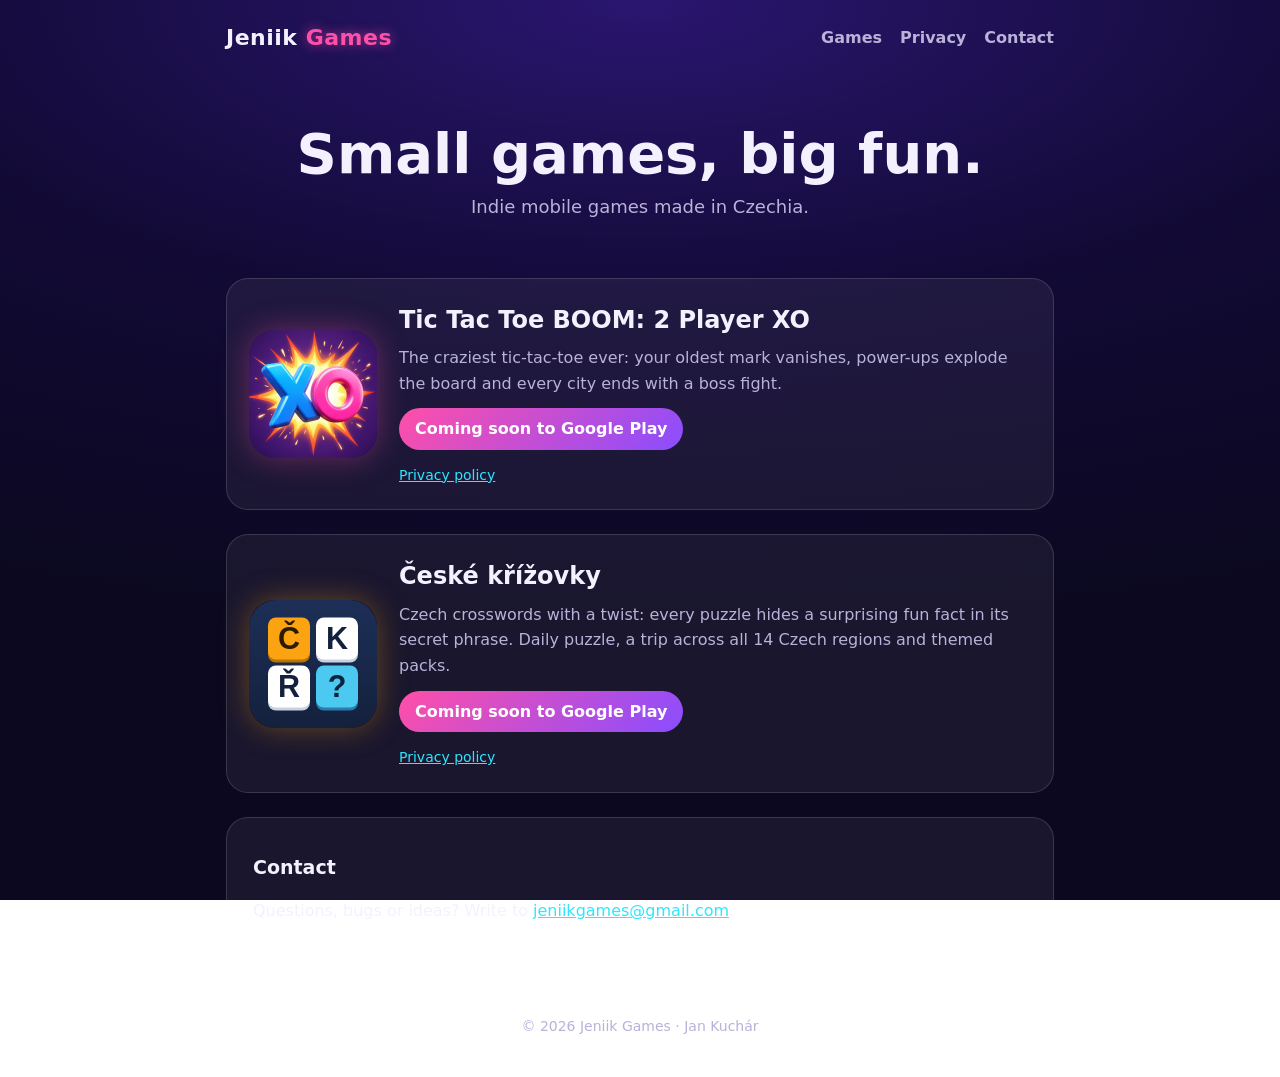
<file: index.html>
<!doctype html>
<html lang="en">
<head>
<meta charset="utf-8">
<meta name="viewport" content="width=device-width, initial-scale=1">
<title>Jeniik Games</title>
<meta name="description" content="Jeniik Games – indie mobile games made in Czechia.">
<link rel="icon" href="tictactoeboom.png">
<link rel="stylesheet" href="style.css">
</head>
<body>
<div class="wrap">
  <header>
    <a class="brand" href="./">Jeniik <span>Games</span></a>
    <nav><a href="#games">Games</a><a href="privacy.html">Privacy</a><a href="#contact">Contact</a></nav>
  </header>

  <section class="hero">
    <h1>Small games, big fun.</h1>
    <p>Indie mobile games made in Czechia.</p>
  </section>

  <section id="games">
    <div class="game">
      <img src="tictactoeboom.png" alt="Tic Tac Toe BOOM icon">
      <div>
        <h2>Tic Tac Toe BOOM: 2 Player XO</h2>
        <p>The craziest tic-tac-toe ever: your oldest mark vanishes, power-ups explode the board and every city ends with a boss fight.</p>
        <span class="badge">Coming soon to Google Play</span>
        <div class="links" style="margin-top:12px"><a href="privacy.html">Privacy policy</a></div>
      </div>
    </div>
    <div class="game">
      <img src="krizovky.svg" alt="České křížovky icon" style="box-shadow:0 0 30px rgba(252,163,17,.35)">
      <div>
        <h2>České křížovky</h2>
        <p>Czech crosswords with a twist: every puzzle hides a surprising fun fact in its secret phrase. Daily puzzle, a trip across all 14 Czech regions and themed packs.</p>
        <span class="badge">Coming soon to Google Play</span>
        <div class="links" style="margin-top:12px"><a href="krizovky-privacy.html">Privacy policy</a></div>
      </div>
    </div>
  </section>

  <section id="contact" class="doc">
    <h2>Contact</h2>
    <p>Questions, bugs or ideas? Write to <a href="mailto:jeniikgames@gmail.com">jeniikgames@gmail.com</a>.</p>
  </section>

  <footer>© 2026 Jeniik Games · Jan Kuchár</footer>
</div>
</body>
</html>
</file>
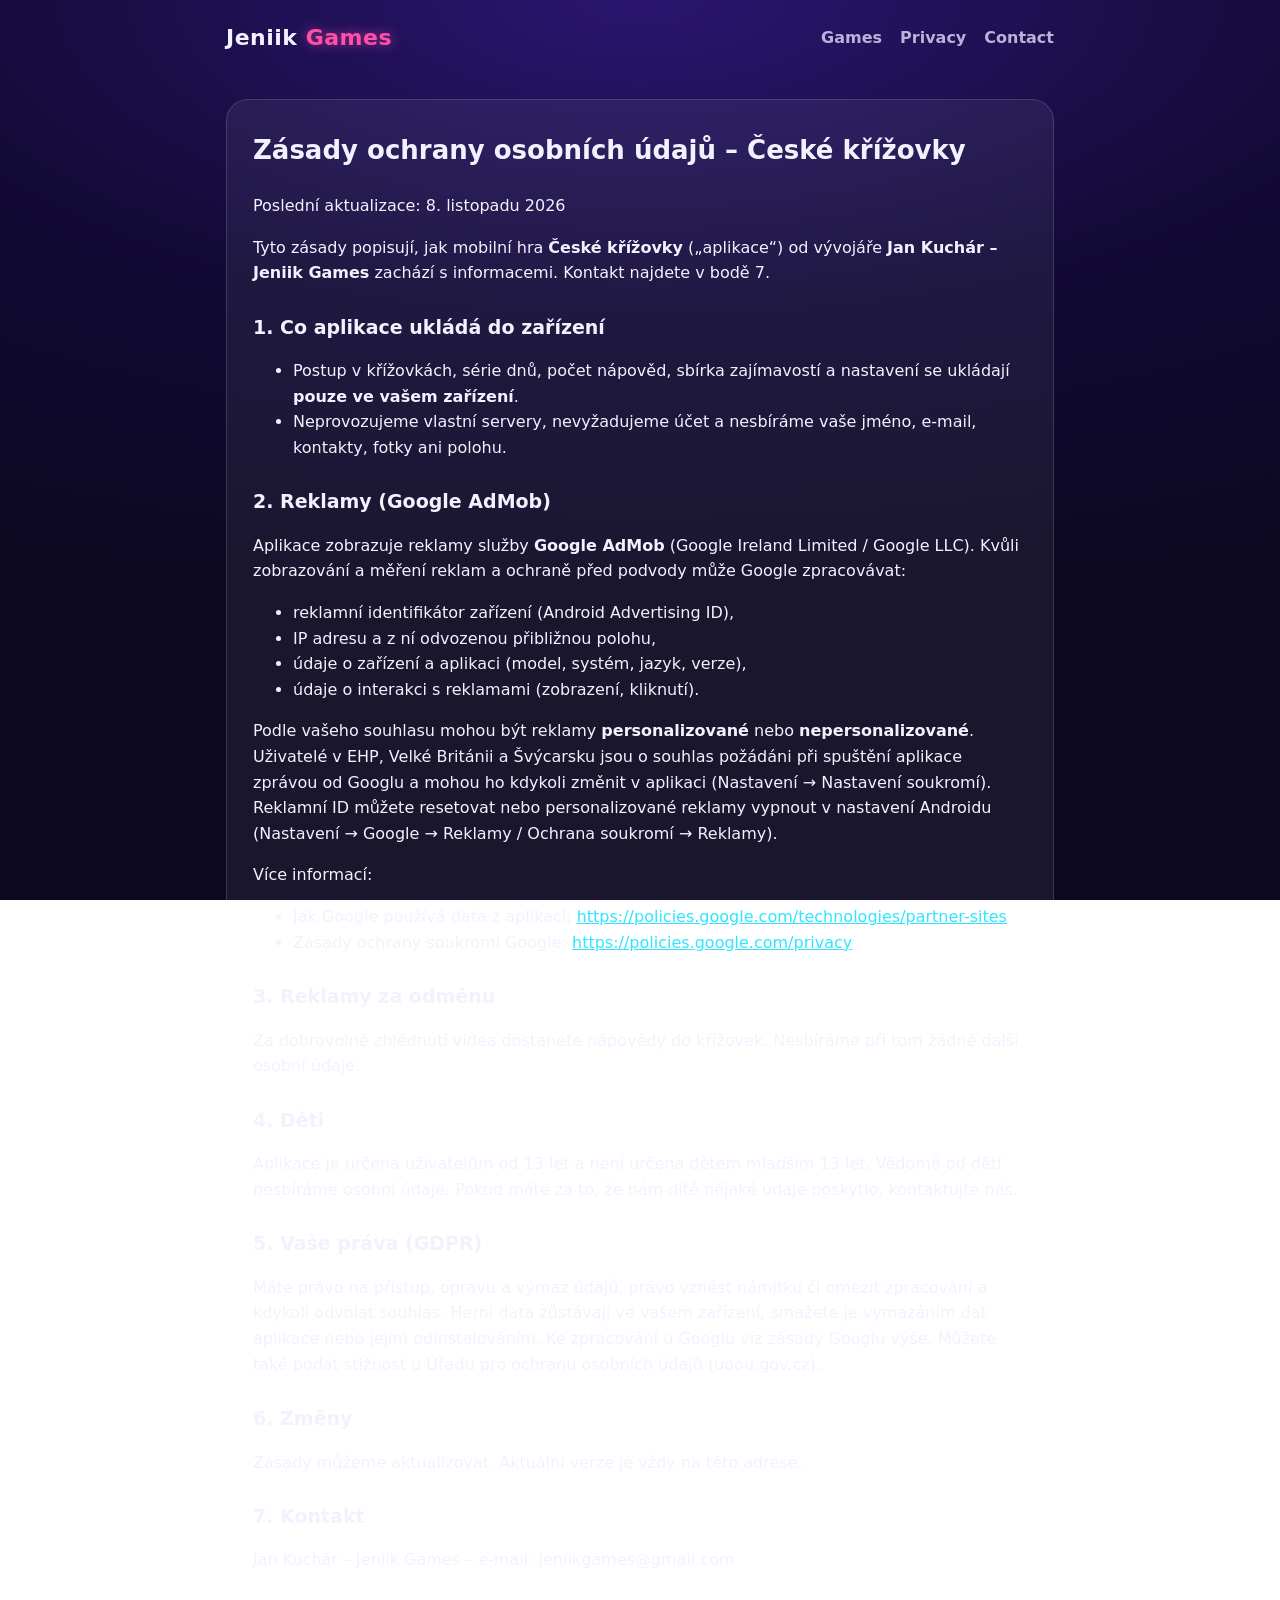
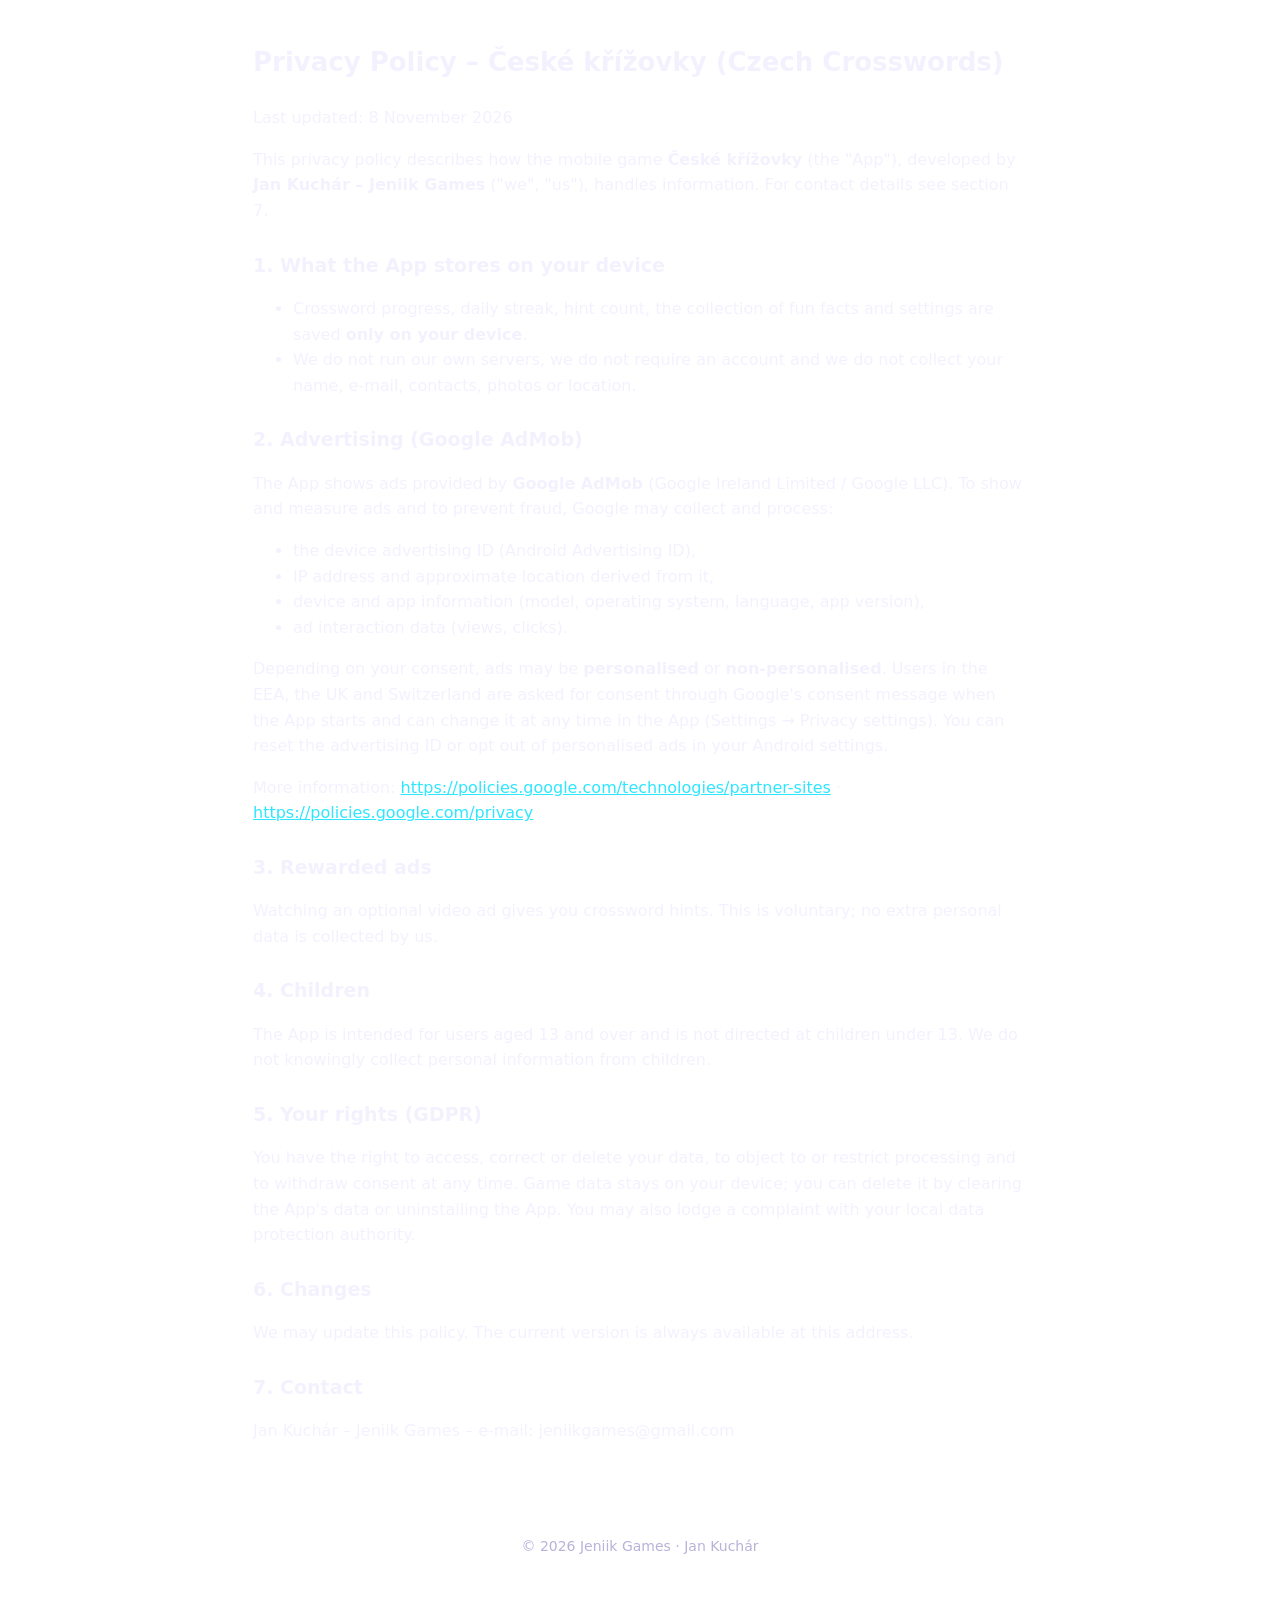
<file: krizovky-privacy.html>
<!doctype html>
<html lang="cs">
<head>
<meta charset="utf-8">
<meta name="viewport" content="width=device-width, initial-scale=1">
<title>Zásady ochrany soukromí – České křížovky</title>
<link rel="icon" href="tictactoeboom.png">
<link rel="stylesheet" href="style.css">
</head>
<body>
<div class="wrap">
  <header>
    <a class="brand" href="./">Jeniik <span>Games</span></a>
    <nav><a href="./#games">Games</a><a href="privacy.html">Privacy</a><a href="./#contact">Contact</a></nav>
  </header>
  <article class="doc">
<h1>Zásady ochrany osobních údajů – České křížovky</h1>
<p>Poslední aktualizace: 8. listopadu 2026</p>
<p>Tyto zásady popisují, jak mobilní hra <b>České křížovky</b> („aplikace“) od vývojáře <b>Jan Kuchár – Jeniik Games</b> zachází s informacemi. Kontakt najdete v bodě 7.</p>
<h2>1. Co aplikace ukládá do zařízení</h2>
<ul>
<li>Postup v křížovkách, série dnů, počet nápověd, sbírka zajímavostí a nastavení se ukládají <b>pouze ve vašem zařízení</b>.</li>
<li>Neprovozujeme vlastní servery, nevyžadujeme účet a nesbíráme vaše jméno, e-mail, kontakty, fotky ani polohu.</li>
</ul>
<h2>2. Reklamy (Google AdMob)</h2>
<p>Aplikace zobrazuje reklamy služby <b>Google AdMob</b> (Google Ireland Limited / Google LLC). Kvůli zobrazování a měření reklam a ochraně před podvody může Google zpracovávat:</p>
<ul>
<li>reklamní identifikátor zařízení (Android Advertising ID),</li>
<li>IP adresu a z ní odvozenou přibližnou polohu,</li>
<li>údaje o zařízení a aplikaci (model, systém, jazyk, verze),</li>
<li>údaje o interakci s reklamami (zobrazení, kliknutí).</li>
</ul>
<p>Podle vašeho souhlasu mohou být reklamy <b>personalizované</b> nebo <b>nepersonalizované</b>. Uživatelé v EHP, Velké Británii a Švýcarsku jsou o souhlas požádáni při spuštění aplikace zprávou od Googlu a mohou ho kdykoli změnit v aplikaci (Nastavení → Nastavení soukromí). Reklamní ID můžete resetovat nebo personalizované reklamy vypnout v nastavení Androidu (Nastavení → Google → Reklamy / Ochrana soukromí → Reklamy).</p>
<p>Více informací:</p>
<ul>
<li>Jak Google používá data z aplikací: <a href="https://policies.google.com/technologies/partner-sites">https://policies.google.com/technologies/partner-sites</a></li>
<li>Zásady ochrany soukromí Google: <a href="https://policies.google.com/privacy">https://policies.google.com/privacy</a></li>
</ul>
<h2>3. Reklamy za odměnu</h2>
<p>Za dobrovolné zhlédnutí videa dostanete nápovědy do křížovek. Nesbíráme při tom žádné další osobní údaje.</p>
<h2>4. Děti</h2>
<p>Aplikace je určena uživatelům od 13 let a není určena dětem mladším 13 let. Vědomě od dětí nesbíráme osobní údaje. Pokud máte za to, že nám dítě nějaké údaje poskytlo, kontaktujte nás.</p>
<h2>5. Vaše práva (GDPR)</h2>
<p>Máte právo na přístup, opravu a výmaz údajů, právo vznést námitku či omezit zpracování a kdykoli odvolat souhlas. Herní data zůstávají ve vašem zařízení, smažete je vymazáním dat aplikace nebo jejím odinstalováním. Ke zpracování u Googlu viz zásady Googlu výše. Můžete také podat stížnost u Úřadu pro ochranu osobních údajů (uoou.gov.cz).</p>
<h2>6. Změny</h2>
<p>Zásady můžeme aktualizovat. Aktuální verze je vždy na této adrese.</p>
<h2>7. Kontakt</h2>
<p>Jan Kuchár – Jeniik Games – e-mail: jeniikgames@gmail.com</p>
<hr>
<h1>Privacy Policy – České křížovky (Czech Crosswords)</h1>
<p>Last updated: 8 November 2026</p>
<p>This privacy policy describes how the mobile game <b>České křížovky</b> (the &quot;App&quot;), developed by <b>Jan Kuchár – Jeniik Games</b> (&quot;we&quot;, &quot;us&quot;), handles information. For contact details see section 7.</p>
<h2>1. What the App stores on your device</h2>
<ul>
<li>Crossword progress, daily streak, hint count, the collection of fun facts and settings are saved <b>only on your device</b>.</li>
<li>We do not run our own servers, we do not require an account and we do not collect your name, e-mail, contacts, photos or location.</li>
</ul>
<h2>2. Advertising (Google AdMob)</h2>
<p>The App shows ads provided by <b>Google AdMob</b> (Google Ireland Limited / Google LLC). To show and measure ads and to prevent fraud, Google may collect and process:</p>
<ul>
<li>the device advertising ID (Android Advertising ID),</li>
<li>IP address and approximate location derived from it,</li>
<li>device and app information (model, operating system, language, app version),</li>
<li>ad interaction data (views, clicks).</li>
</ul>
<p>Depending on your consent, ads may be <b>personalised</b> or <b>non-personalised</b>. Users in the EEA, the UK and Switzerland are asked for consent through Google&#x27;s consent message when the App starts and can change it at any time in the App (Settings → Privacy settings). You can reset the advertising ID or opt out of personalised ads in your Android settings.</p>
<p>More information: <a href="https://policies.google.com/technologies/partner-sites">https://policies.google.com/technologies/partner-sites</a> · <a href="https://policies.google.com/privacy">https://policies.google.com/privacy</a></p>
<h2>3. Rewarded ads</h2>
<p>Watching an optional video ad gives you crossword hints. This is voluntary; no extra personal data is collected by us.</p>
<h2>4. Children</h2>
<p>The App is intended for users aged 13 and over and is not directed at children under 13. We do not knowingly collect personal information from children.</p>
<h2>5. Your rights (GDPR)</h2>
<p>You have the right to access, correct or delete your data, to object to or restrict processing and to withdraw consent at any time. Game data stays on your device; you can delete it by clearing the App&#x27;s data or uninstalling the App. You may also lodge a complaint with your local data protection authority.</p>
<h2>6. Changes</h2>
<p>We may update this policy. The current version is always available at this address.</p>
<h2>7. Contact</h2>
<p>Jan Kuchár – Jeniik Games – e-mail: jeniikgames@gmail.com</p>
  </article>
  <footer>© 2026 Jeniik Games · Jan Kuchár</footer>
</div>
</body>
</html>
</file>
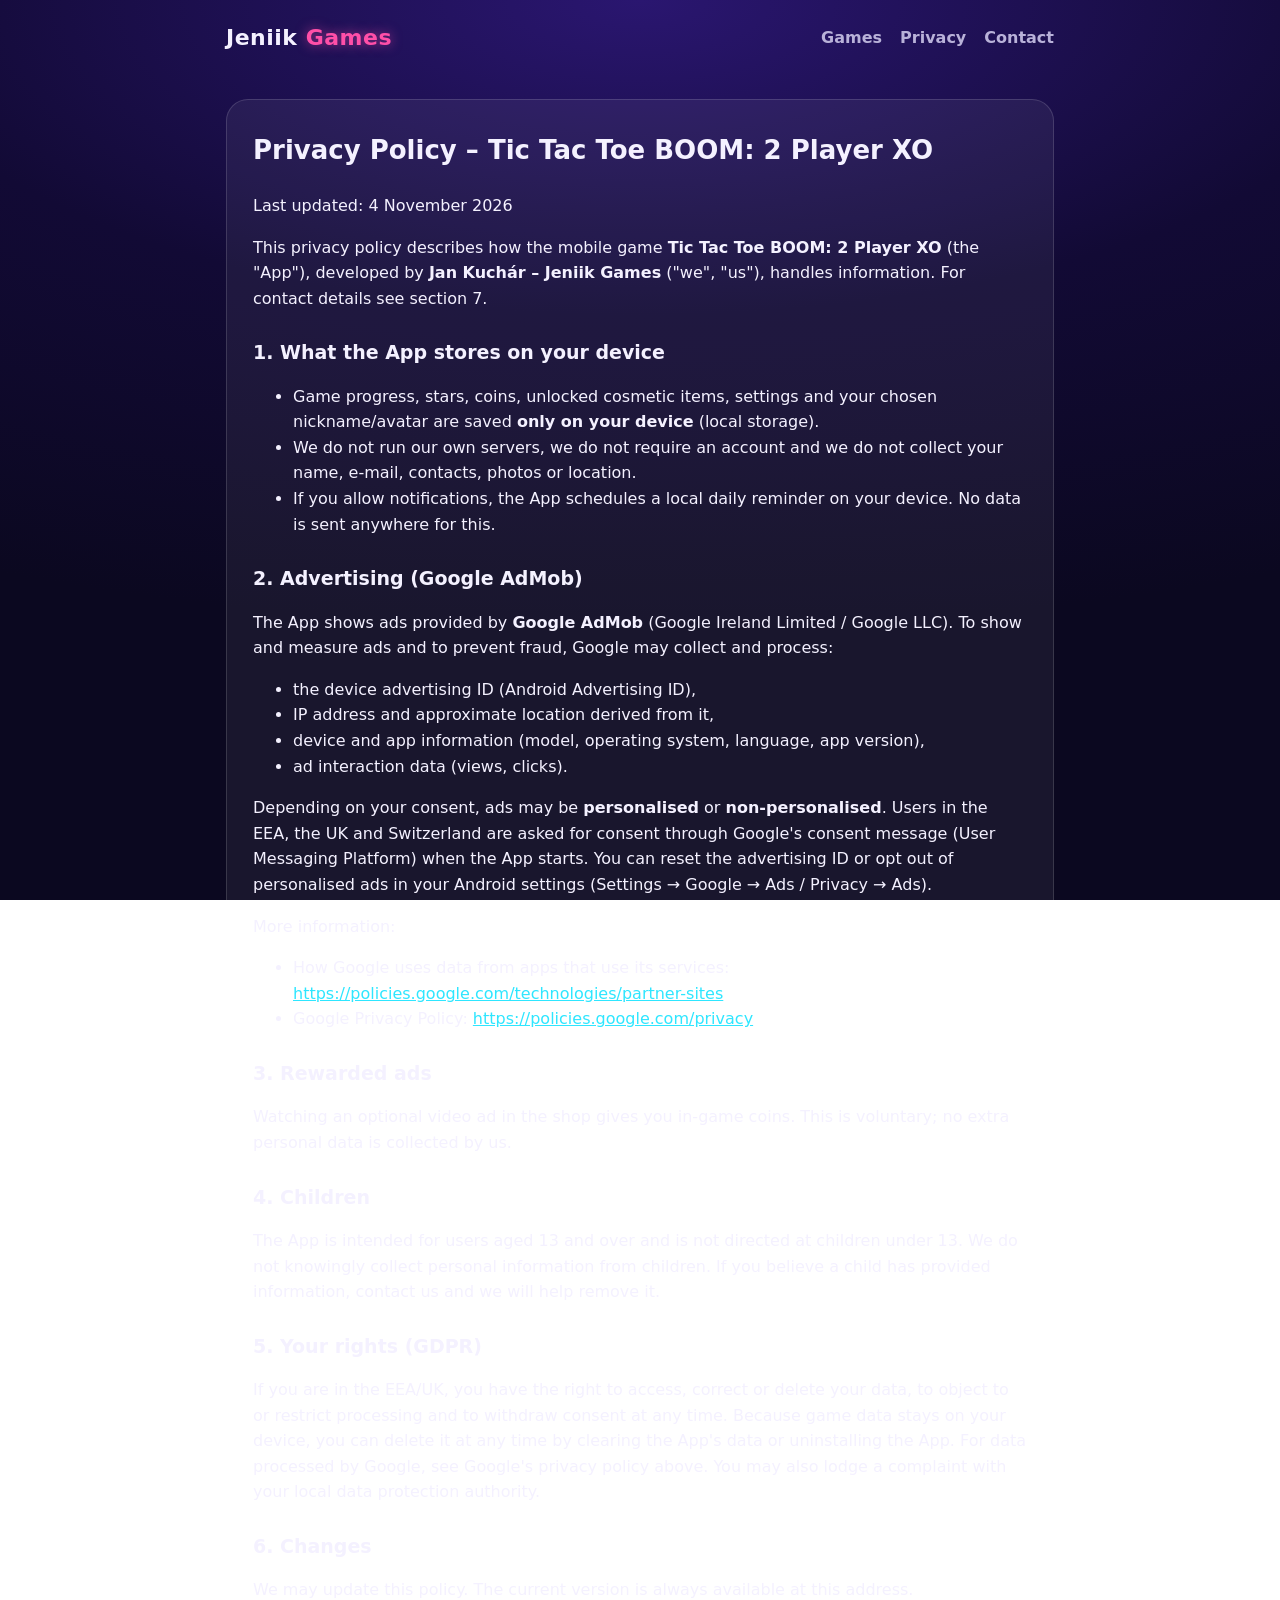
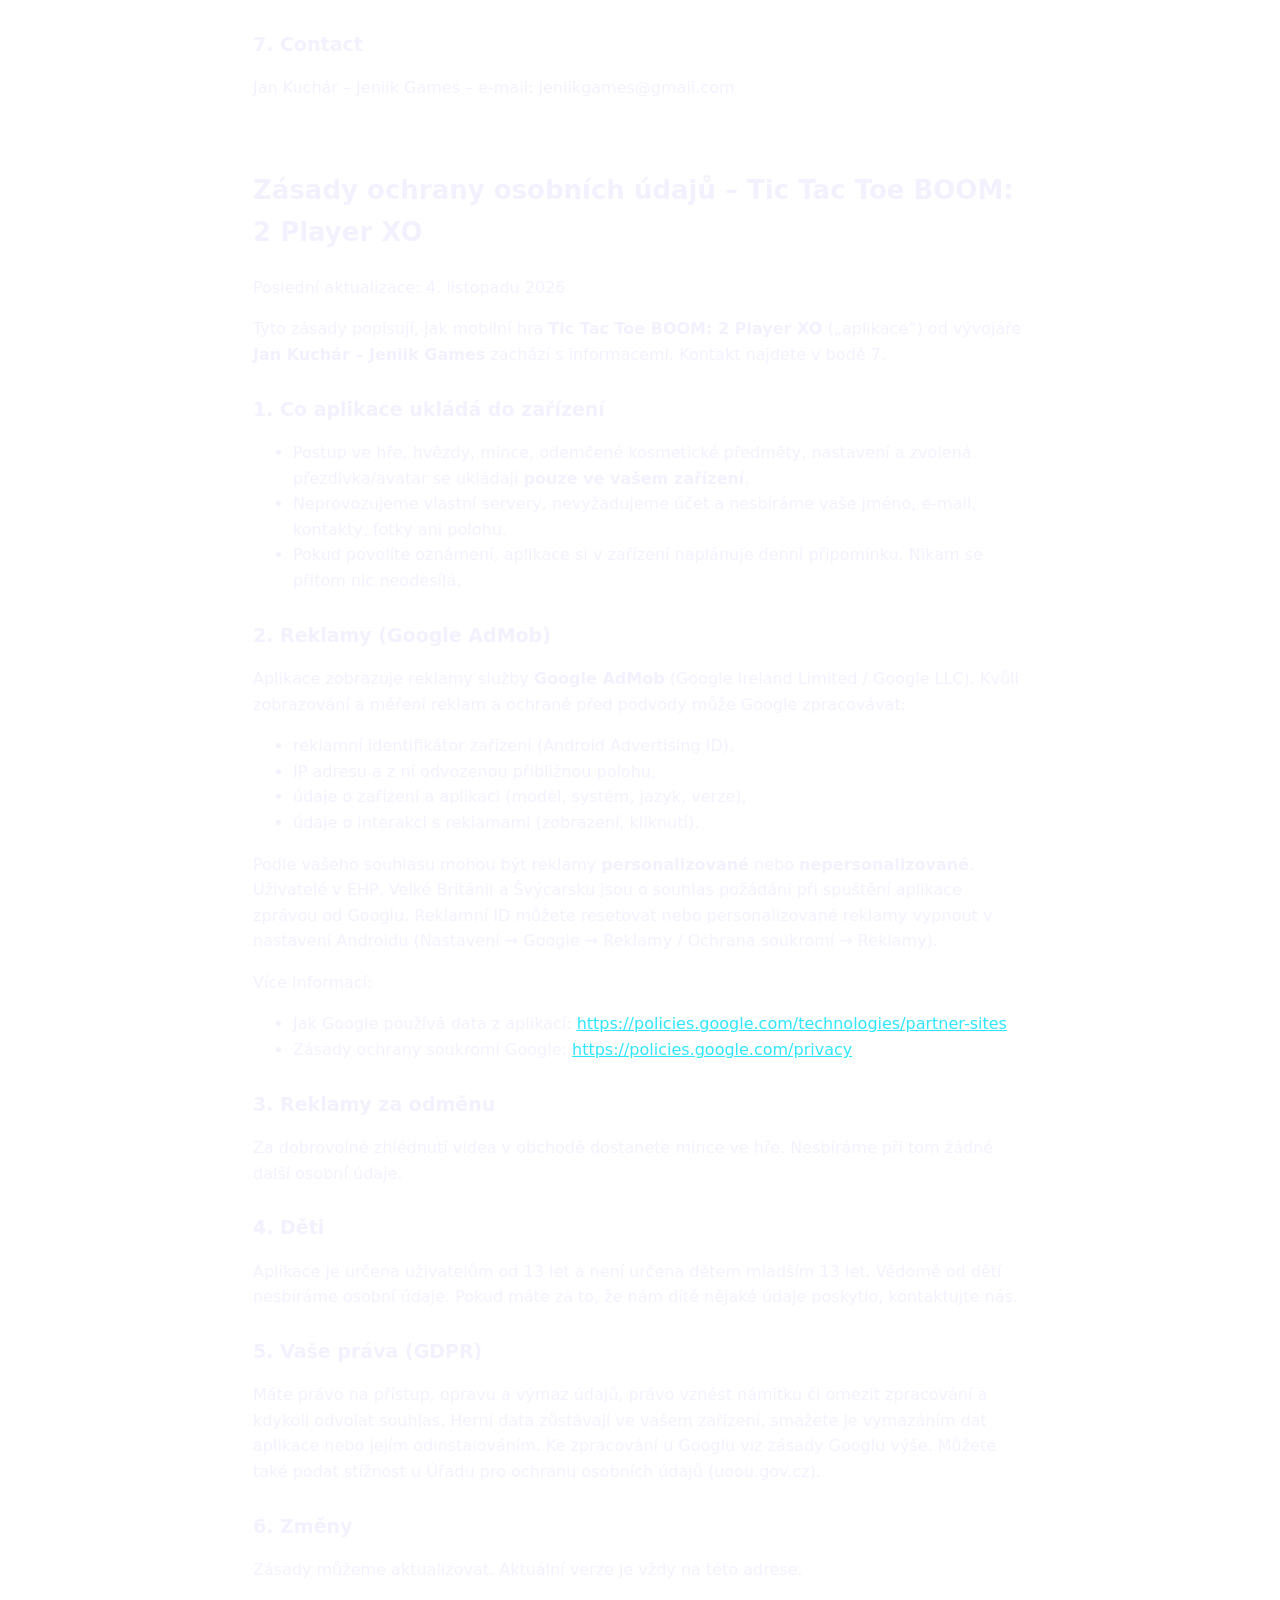
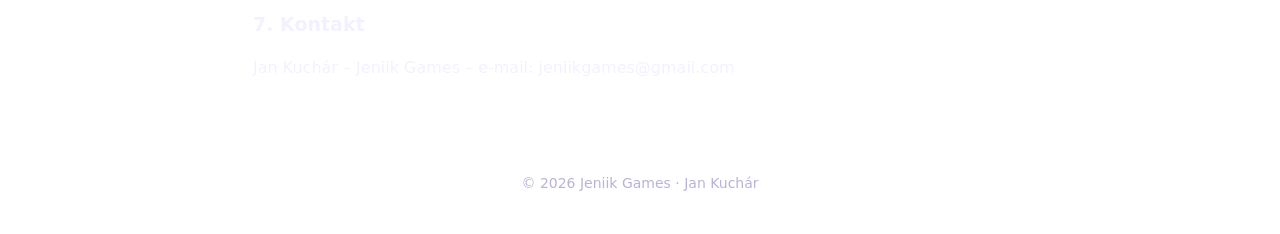
<file: privacy.html>
<!doctype html>
<html lang="en">
<head>
<meta charset="utf-8">
<meta name="viewport" content="width=device-width, initial-scale=1">
<title>Privacy Policy – Jeniik Games</title>
<link rel="icon" href="tictactoeboom.png">
<link rel="stylesheet" href="style.css">
</head>
<body>
<div class="wrap">
  <header>
    <a class="brand" href="./">Jeniik <span>Games</span></a>
    <nav><a href="./#games">Games</a><a href="privacy.html">Privacy</a><a href="./#contact">Contact</a></nav>
  </header>
  <article class="doc">
<h1>Privacy Policy – Tic Tac Toe BOOM: 2 Player XO</h1>
<p>Last updated: 4 November 2026</p>
<p>This privacy policy describes how the mobile game <b>Tic Tac Toe BOOM: 2 Player XO</b> (the &quot;App&quot;), developed by <b>Jan Kuchár – Jeniik Games</b> (&quot;we&quot;, &quot;us&quot;), handles information. For contact details see section 7.</p>
<h2>1. What the App stores on your device</h2>
<ul>
<li>Game progress, stars, coins, unlocked cosmetic items, settings and your chosen nickname/avatar are saved <b>only on your device</b> (local storage).</li>
<li>We do not run our own servers, we do not require an account and we do not collect your name, e-mail, contacts, photos or location.</li>
<li>If you allow notifications, the App schedules a local daily reminder on your device. No data is sent anywhere for this.</li>
</ul>
<h2>2. Advertising (Google AdMob)</h2>
<p>The App shows ads provided by <b>Google AdMob</b> (Google Ireland Limited / Google LLC). To show and measure ads and to prevent fraud, Google may collect and process:</p>
<ul>
<li>the device advertising ID (Android Advertising ID),</li>
<li>IP address and approximate location derived from it,</li>
<li>device and app information (model, operating system, language, app version),</li>
<li>ad interaction data (views, clicks).</li>
</ul>
<p>Depending on your consent, ads may be <b>personalised</b> or <b>non-personalised</b>. Users in the EEA, the UK and Switzerland are asked for consent through Google&#x27;s consent message (User Messaging Platform) when the App starts. You can reset the advertising ID or opt out of personalised ads in your Android settings (Settings → Google → Ads / Privacy → Ads).</p>
<p>More information:</p>
<ul>
<li>How Google uses data from apps that use its services: <a href="https://policies.google.com/technologies/partner-sites">https://policies.google.com/technologies/partner-sites</a></li>
<li>Google Privacy Policy: <a href="https://policies.google.com/privacy">https://policies.google.com/privacy</a></li>
</ul>
<h2>3. Rewarded ads</h2>
<p>Watching an optional video ad in the shop gives you in-game coins. This is voluntary; no extra personal data is collected by us.</p>
<h2>4. Children</h2>
<p>The App is intended for users aged 13 and over and is not directed at children under 13. We do not knowingly collect personal information from children. If you believe a child has provided information, contact us and we will help remove it.</p>
<h2>5. Your rights (GDPR)</h2>
<p>If you are in the EEA/UK, you have the right to access, correct or delete your data, to object to or restrict processing and to withdraw consent at any time. Because game data stays on your device, you can delete it at any time by clearing the App&#x27;s data or uninstalling the App. For data processed by Google, see Google&#x27;s privacy policy above. You may also lodge a complaint with your local data protection authority.</p>
<h2>6. Changes</h2>
<p>We may update this policy. The current version is always available at this address.</p>
<h2>7. Contact</h2>
<p>Jan Kuchár – Jeniik Games – e-mail: jeniikgames@gmail.com</p>
<hr>
<h1>Zásady ochrany osobních údajů – Tic Tac Toe BOOM: 2 Player XO</h1>
<p>Poslední aktualizace: 4. listopadu 2026</p>
<p>Tyto zásady popisují, jak mobilní hra <b>Tic Tac Toe BOOM: 2 Player XO</b> („aplikace“) od vývojáře <b>Jan Kuchár – Jeniik Games</b> zachází s informacemi. Kontakt najdete v bodě 7.</p>
<h2>1. Co aplikace ukládá do zařízení</h2>
<ul>
<li>Postup ve hře, hvězdy, mince, odemčené kosmetické předměty, nastavení a zvolená přezdívka/avatar se ukládají <b>pouze ve vašem zařízení</b>.</li>
<li>Neprovozujeme vlastní servery, nevyžadujeme účet a nesbíráme vaše jméno, e-mail, kontakty, fotky ani polohu.</li>
<li>Pokud povolíte oznámení, aplikace si v zařízení naplánuje denní připomínku. Nikam se přitom nic neodesílá.</li>
</ul>
<h2>2. Reklamy (Google AdMob)</h2>
<p>Aplikace zobrazuje reklamy služby <b>Google AdMob</b> (Google Ireland Limited / Google LLC). Kvůli zobrazování a měření reklam a ochraně před podvody může Google zpracovávat:</p>
<ul>
<li>reklamní identifikátor zařízení (Android Advertising ID),</li>
<li>IP adresu a z ní odvozenou přibližnou polohu,</li>
<li>údaje o zařízení a aplikaci (model, systém, jazyk, verze),</li>
<li>údaje o interakci s reklamami (zobrazení, kliknutí).</li>
</ul>
<p>Podle vašeho souhlasu mohou být reklamy <b>personalizované</b> nebo <b>nepersonalizované</b>. Uživatelé v EHP, Velké Británii a Švýcarsku jsou o souhlas požádáni při spuštění aplikace zprávou od Googlu. Reklamní ID můžete resetovat nebo personalizované reklamy vypnout v nastavení Androidu (Nastavení → Google → Reklamy / Ochrana soukromí → Reklamy).</p>
<p>Více informací:</p>
<ul>
<li>Jak Google používá data z aplikací: <a href="https://policies.google.com/technologies/partner-sites">https://policies.google.com/technologies/partner-sites</a></li>
<li>Zásady ochrany soukromí Google: <a href="https://policies.google.com/privacy">https://policies.google.com/privacy</a></li>
</ul>
<h2>3. Reklamy za odměnu</h2>
<p>Za dobrovolné zhlédnutí videa v obchodě dostanete mince ve hře. Nesbíráme při tom žádné další osobní údaje.</p>
<h2>4. Děti</h2>
<p>Aplikace je určena uživatelům od 13 let a není určena dětem mladším 13 let. Vědomě od dětí nesbíráme osobní údaje. Pokud máte za to, že nám dítě nějaké údaje poskytlo, kontaktujte nás.</p>
<h2>5. Vaše práva (GDPR)</h2>
<p>Máte právo na přístup, opravu a výmaz údajů, právo vznést námitku či omezit zpracování a kdykoli odvolat souhlas. Herní data zůstávají ve vašem zařízení, smažete je vymazáním dat aplikace nebo jejím odinstalováním. Ke zpracování u Googlu viz zásady Googlu výše. Můžete také podat stížnost u Úřadu pro ochranu osobních údajů (uoou.gov.cz).</p>
<h2>6. Změny</h2>
<p>Zásady můžeme aktualizovat. Aktuální verze je vždy na této adrese.</p>
<h2>7. Kontakt</h2>
<p>Jan Kuchár – Jeniik Games – e-mail: jeniikgames@gmail.com</p>
  </article>
  <footer>© 2026 Jeniik Games · Jan Kuchár</footer>
</div>
</body>
</html>
</file>
<file: style.css>
:root { --bg: #0b0820; --card: rgba(255,255,255,.06); --line: rgba(255,255,255,.14); --text: #f4f1ff; --muted: #b9b2d9; --pink: #ff4fa8; --cyan: #2ee6ff; --gold: #ffd166; }
* { box-sizing: border-box; }
body { margin: 0; background: radial-gradient(120% 70% at 50% 0%, #2a1670 0%, #120a35 50%, var(--bg) 100%) fixed; color: var(--text);
  font: 16px/1.6 system-ui, -apple-system, "Segoe UI", Roboto, Arial, sans-serif; min-height: 100vh; }
a { color: var(--cyan); }
.wrap { max-width: 860px; margin: 0 auto; padding: 0 16px; }
header { display: flex; align-items: center; justify-content: space-between; padding: 20px 0; }
.brand { font-weight: 800; font-size: 22px; letter-spacing: .5px; text-decoration: none; color: var(--text); }
.brand span { color: var(--pink); text-shadow: 0 0 12px rgba(255,79,168,.6); }
nav a { margin-left: 18px; color: var(--muted); text-decoration: none; font-weight: 600; }
nav a:hover { color: var(--text); }
.hero { text-align: center; padding: 48px 0 32px; }
.hero h1 { font-size: clamp(34px, 7vw, 56px); margin: 0 0 8px; line-height: 1.1; }
.hero p { color: var(--muted); font-size: 18px; margin: 0; }
.game { display: flex; gap: 22px; align-items: center; background: var(--card); border: 1px solid var(--line); border-radius: 22px; padding: 22px; margin: 24px 0; }
.game img { width: 128px; height: 128px; border-radius: 26px; box-shadow: 0 0 30px rgba(255,79,168,.35); flex: none; }
.game h2 { margin: 0 0 6px; font-size: 24px; }
.game p { margin: 0 0 12px; color: var(--muted); }
.badge { display: inline-block; padding: 8px 16px; border-radius: 999px; background: linear-gradient(135deg, var(--pink), #8a4dff); color: #fff; font-weight: 700; text-decoration: none; }
.links a { margin-right: 14px; font-size: 14px; }
.doc { background: var(--card); border: 1px solid var(--line); border-radius: 22px; padding: 8px 26px 20px; margin: 24px 0; }
.doc h1 { font-size: 26px; } .doc h2 { font-size: 19px; margin-top: 26px; } .doc hr { border: 0; border-top: 1px solid var(--line); margin: 34px 0; }
footer { color: var(--muted); font-size: 14px; text-align: center; padding: 30px 0 40px; }
@media (max-width: 560px) { .game { flex-direction: column; text-align: center; } nav a { margin-left: 12px; } }
</file>
